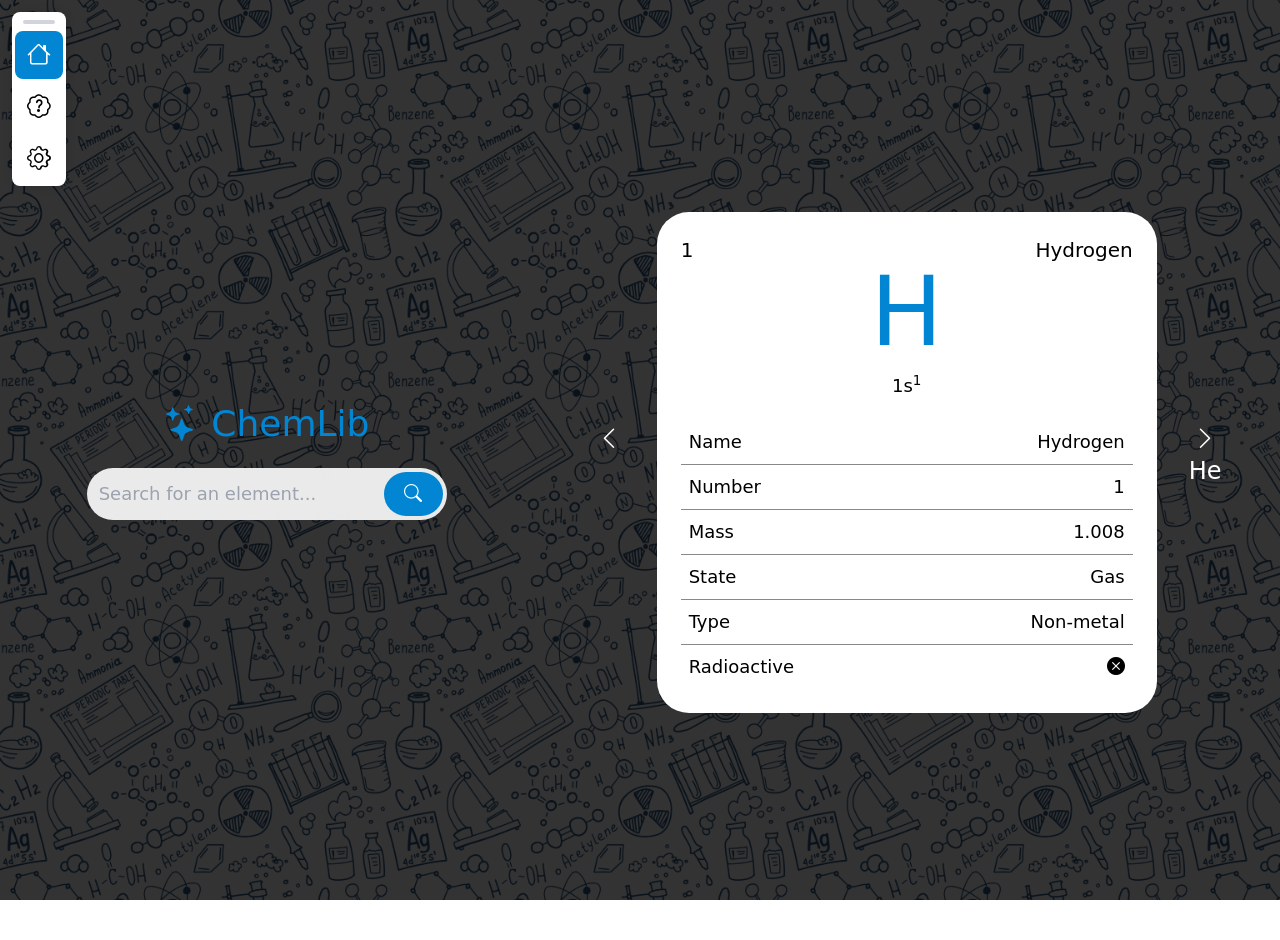
<file: index.html>
<!--Created by ASKVD! Just tell me if you want your own copy-->
<!DOCTYPE html>
<html lang="en" data-theme="blue" data-card="detailed">
  <head>
    <meta charset="UTF-8" />
    <meta http-equiv="X-UA-Compatible" content="IE=edge" />
    <meta name="viewport" content="width=device-width, initial-scale=1.0, user-scalable=no" />
    <link rel="stylesheet" href="css/style.css" />
    <link rel="stylesheet" href="bootstrap-icons.css" />
    <title>ChemLib</title>
    <script src="./script.js"></script>
    <script src="./gsap/minified/gsap.min.js"></script>
    <script src="./gsap/minified/TextPlugin.min.js"></script>
    <script src="./gsap/minified/Draggable.min.js"></script>
    <script>
      gsap.registerPlugin(TextPlugin)
      gsap.registerPlugin(Draggable)
    </script>

    <style>
      :root[data-theme="blue"]{
        --scheme-color: #0286d3;
        --scheme-color-hover: #00649e;
        --scheme-color-click: #004770;
        --scheme-color-tab-hover: #aaaaff;
      }

      :root[data-theme="red"]{
        --scheme-color: #ff0000;
        --scheme-color-hover: #b30000;
        --scheme-color-click: #740000;
        --scheme-color-tab-hover: #ffaaaa;
      }

      :root[data-theme="green"]{
        --scheme-color: #00ff00;
        --scheme-color-hover: #00b300;
        --scheme-color-click: #007400;
        --scheme-color-tab-hover: #aaffaa;
      }

      :root[data-theme="pink"]{
        --scheme-color: #ff7088;
        --scheme-color-hover: #c95165;
        --scheme-color-click: #b93f54;
        --scheme-color-tab-hover: #ffd1d9;
      }

      :root[data-theme="gold"]{
        --scheme-color: #ffd700;
        --scheme-color-hover: #ceaf00;
        --scheme-color-click: #97872d;
        --scheme-color-tab-hover: #ffed87;
      }

      :root[data-card="simple"]{
        --detailed-display: none;
        --simple-display: block;
      }

      :root[data-card="detailed"]{
        --detailed-display: block;
        --simple-display: none;
      }
    </style>
  </head>



  <body class="overflow-auto overflow-x-clip pb-10 w-vw *:select-none bg-fixed" style="background-image: linear-gradient(rgba(0, 0, 0, .8), rgba(0, 0, 0, .8)), url('bg.JPG');background-size:400px;background-repeat:repeat" oncontextmenu="alert('You wanna inspect huh😠... Well, I\'ll not allow you😏! And you can\'t show me nothing😎! From: ASKVD');log();return false" onload="firstElem();activeTab($('#homeTab'));getLastTheme();getLastCard();">
    

    <!--Home Page-->
  <div id="homePage" class="h-screen w-vw flex items-center">
    <div class="md:w-5/12 md:fixed w-2/3 mx-auto md:left-0 md:h-screen md:grid md:place-items-center">
      <div>
        <div class="text-center p-6">
          <p class="text-[var(--scheme-color)] text-2xl md:text-4xl"><i class="bi-stars" onclick="shalomagbongo()"></i> ChemLib</p>
          <!--<p class="text-white text-lg mt-2">Built and Maintained by <i class="bi-person ml-1"></i> ASKVD</p>-->
        </div>
  
        <form onsubmit="return false;">
        <div class="mx-auto flex overflow-clip bg-white/90 backdrop-blur-md text-black rounded-full p-1 md:w-[360px] md:text-lg w-[300px]">
            <input type="text" placeholder="Search for an element..." class="p-2 outline-none sent bg-transparent w-10/12" id="searchbar">
            <button class="bg-[var(--scheme-color)] rounded-full text-white py-2 hover:bg-[var(--scheme-color-hover)] active:bg-[var(--scheme-color-click)] transition-colors duration-300 w-2/12" onclick="searchQuery()"><i class="bi-search"></i></button>
          </div>
      </form>
      </div>
    </div>

    <!--The actual card-->
    <div class="md:w-7/12 md:fixed md:right-0 md:h-screen flex items-center justify-center space-x-3 md:space-x-6 z-10">
      <div>
        <button class="text-white hover:bg-white/25 p-2 w-12 h-12 rounded-full text-2xl transition-colors duration-300 active:bg-white/50 outline-none" title="Previous Element" onclick="previousElem()"><i class="bi-chevron-left"></i> <p id="prevElem"></p></button>
      </div>
      <div class="w-full max-w-[400px] md:max-w-[500px] min-h-32 rounded-[2rem] bg-white/100  backdrop-blur-md mt-6 mx-auto text-center p-6 text-black hover:animate-bouce" id="container" style="user-select: none;">
        <div class="flex items-center">
          <p class="text-left text-lg md:text-xl" id="atomic_number1"></p>
          <p class="ml-auto text-lg md:text-xl" id="name1"></p>
        </div>
        <p class="text-6xl md:text-8xl font-light text-[var(--scheme-color)] mb-3" id="symbol"></p>
        <p class="text-lg mb-5 text-wrap mx-2" id="configuration"></p>
        <div style="display: var(--detailed-display)">
        <div class="text-left text-md md:text-lg *:border-b-[1px] *:p-2 *:border-[#888]">
          <div class="flex items-center">
            <p>Name</p>
            <p class="ml-auto" id="name2"></p>
          </div>
          <div class="flex items-center">
            <p>Number</p>
            <p class="ml-auto" id="atomic_number2"></p>
          </div>
          <div class="flex items-center">
            <p>Mass</p>
            <p class="ml-auto" id="mass"></p>
          </div>
          <div class="flex items-center">
            <p>State</p>
            <p class="ml-auto" id="state"></p>
          </div>
          <div class="flex items-center">
            <p>Type</p>
            <p class="ml-auto" id="type"></p>
          </div>
          <div class="flex items-center border-none">
            <p>Radioactive</p>
            <p class="ml-auto" id="radioactive"></p>
          </div>
        </div>
      </div>

      <div class="-mt-3" style="display: var(--simple-display)">
        <p id="mass-2" class="text-lg"></p>
        <p id="state-2" class="text-md"></p>
      </div>

      </div>
      <div>
        <button class="text-white hover:bg-white/25 p-2 w-12 h-12 rounded-full text-2xl transition-colors duration-300 active:bg-white/50 outline-none" title="Previous Element" onclick="nextElem()"><i class="bi-chevron-right"></i> <p id="nextElem"></p></button>
      </div>
    </div>
  </div>


  <!--Quiz Page-->
  <div id="quizPage" class="h-screen">
    <div class="md:w-5/12 md:fixed w-2/3 mx-auto md:left-0 md:h-screen md:grid md:place-items-center">
      <div>
        <div class="text-center p-6">
          <p class="text-[var(--scheme-color)] text-2xl md:text-4xl"><i class="bi-stars" onclick="shalomagbongo()"></i> ChemLib</p>
          <!--<p class="text-white text-lg mt-2">Built and Maintained by <i class="bi-person ml-1"></i> ASKVD</p>-->
          <button class="bg-white text-[var(--scheme-color)] px-6 py-3 rounded-xl mt-2 text-xl"><i class="bi-magic"></i> Random Quiz</button>
        </div>
      </div>
    </div>




    <div class="md:w-7/12 md:fixed md:right-0 md:h-screen flex items-center justify-center space-x-3 md:space-x-6 z-10">
      <div class="w-full max-w-[400px] md:max-w-[500px] min-h-32 rounded-[2rem] bg-white/100  backdrop-blur-md mt-6 mx-auto text-center p-6 text-black hover:animate-bouce" style="user-select: none;">
        <div id="quiz-controls">
          <div class="mb-3 space-y-1">
            <p>Difficulty Level:</p>
            <select name="difficulty" id="difficulty" class="w-full bg-neutral-200 text-black p-2 text-center rounded-xl outline-none">
              <option value="10">😁 Student</option>
              <option value="7">🤓 Tutor</option>
              <option value="4">🧐 Professor</option>
              <option value="2">🤖 Robot</option>
            </select>
          </div>

          <div class="mb-3 space-y-1">
          <p>Area:</p>
            <select name="area" id="area" class="w-full bg-neutral-200 text-black p-2 text-center rounded-xl outline-none">
              <option value="atomicNumber">Atomic Number</option>
              <option value="electronConfiguration">Electron Configuration</option>
              <option value="elementSymbol">Element Symbol</option>
            </select>
          </div>
        </div>
        <div class="text-center">
          <button class="w-1/2 bg-[var(--scheme-color)] text-white text-md py-3 px-6 mt-3 rounded-[2rem] hover:bg-[var(--scheme-color-hover)] active:bg-[var(--scheme-color-click)] transition-colors duration-200">Start Quiz</button>
        </div>
      </div>
    </div>
  </div>
  </div>


  <!--Settings Page-->
  <div id="settingsPage" class="h-screen">
    <div class="md:w-5/12 md:fixed w-2/3 mx-auto md:left-0 md:h-screen md:hidden">
      <div>
        <div class="text-center p-6">
          <p class="text-[var(--scheme-color)] text-2xl md:text-4xl"><i class="bi-stars" onclick="shalomagbongo()"></i> ChemLib</p>
          <p class="text-sm text-white">Version 1.0</p>
          <!--<p class="text-white text-lg mt-2">Built and Maintained by <i class="bi-person ml-1"></i> ASKVD</p>-->
        </div>
      </div>
    </div>
    <div class="md:w-full md:h-screen flex items-center md:items-start justify-center space-x-3 md:space-x-6 z-10">
      <div class="w-full max-w-[500px] md:max-w-none md:w-9/12 rounded-[2rem] bg-white/100  backdrop-blur-md mt-6 mx-auto p-6 text-black hover:animate-bouce md:h-fit md:mt-20" id="container" style="user-select: none;">
        <div class="hidden md:block">
          <p class="text-[var(--scheme-color)] text-2xl md:text-4xl"><i class="bi-stars" onclick="shalomagbongo()"></i> ChemLib</p>
          <p class="text-sm text-black mb-4">Version 1.0</p>
        </div>

      <p class="text-3xl text-center">Settings</p>

      <div id="color-scheme-settings" class="mt-2">
        <p class="text-black text-lg">Color Scheme:</p>
        <div class="w-full min-h-24 rounded-[2rem]">
          <style>
            .radio-container{
              display:flex;
              gap:10px;
              padding: 5px 0;
              flex-wrap: wrap;
            }

            .radio-label{
              display:flex;
              align-items: center;
              cursor: pointer;
              border: 2px solid #ddd;
              border-radius: 50rem;
              transition: background-color 0.3s ease;
              overflow: clip;
            }

            .radio-label:hover{
              background-color: #f0f0f0;
            }

            .radio-input{
              display:none;
            }

            .radio-text{
              flex-grow: 1;
              padding:5px 20px;
              transition: background-color 0.3s ease;;
            }

            .radio-input:checked ~ .radio-text{
              font-weight: 800;
              color: #ffffff;
              background-color: var(--scheme-color);
            }
          </style>
          

          <!--The Radio Buttons-->

          <div class="radio-container">
            <label class="radio-label">
              <input type="radio" name="theme" class="radio-input" value="green" onclick="colorScheme(this)">
              <span class="radio-text">Green</span>
            </label>
          

            <label class="radio-label">
              <input type="radio" name="theme" class="radio-input" value="blue" onclick="colorScheme(this)">
              <span class="radio-text">Blue</span>
            </label>

            <label class="radio-label">
              <input type="radio" name="theme" class="radio-input" value="red" onclick="colorScheme(this)">
              <span class="radio-text">Red</span>
            </label>

            <label class="radio-label">
              <input type="radio" name="theme" class="radio-input" value="pink" onclick="colorScheme(this)">
              <span class="radio-text">Pink</span>
            </label>

            <label class="radio-label">
              <input type="radio" name="theme" class="radio-input" value="gold" onclick="colorScheme(this)">
              <span class="radio-text">Gold</span>
            </label>
          </div>
        </div>
      </div>

      <!--
        Feature removed because it's useless!

      Background color settings
      <div id="bg-picture-settings" class="-mt-4">
        <div class="flex items-center space-x-3">
          <p>Background Picture:</p>
          <select name="toggleBgPic" id="toggleBgPic" class="w-20 bg-neutral-100 rounded-lg p-2">
            <option value="on">On</option>
            <option value="off">Off</option>
          </select>
        </div>
      
      </div>-->

      <!--Card View Toggler-->
      <p class="text-lg -mt-10">Card View:</p>
      <div class="radio-container">
        <style>
          .radio-container-v{
            display:flex;
            gap:10px;
            padding: 5px 0;
            flex-wrap: wrap;
          }

          .radio-input-v{
            display:none;
          }

          .radio-input-v:checked ~ .radio-text{
            font-weight: 800;
            color: #ffffff;
            background-color: var(--scheme-color);
          }
        </style>
        <label class="radio-label">
          <input type="radio" name="card-view" class="radio-input-v" value="simple" onclick="cardView(this)">
          <span class="radio-text">Simple</span>
        </label>
      

        <label class="radio-label">
          <input type="radio" name="card-view" class="radio-input-v" value="detailed" onclick="cardView(this)">
          <span class="radio-text">Detailed</span>
        </label>
    </div>
  </div>
    
      </div>
  </div>
  </div>

    <!--Navbar-->
      <div class="w-fit mx-auto h-fit bg-white rounded-lg space-y-1 *:rounded-lg overflow-clip fixed left-3 top-3 p-[3px] flex-col flex shadow-[0px_0px_10px_#1112]" id="navbar">
        <div class="w-8/12 h-1 bg-gray-300 mx-auto my-[3px] mt-[5px] rounded-full" id="navbar-drag"></div>
        <button class="active-tab tab" onclick="activeTab(this)" id="homeTab"><i class="bi-house"></i></button>
        <button class="inactive-tab tab" onclick="activeTab(this)" id="quizTab"><i class="bi-patch-question"></i></button>
        <button class="inactive-tab tab" onclick="activeTab(this)" id="settingsTab"><i class="bi-gear"></i></button>
        <style>
          .active-tab{
            background-color: var(--scheme-color);
            color: white;
            font-size:1.5rem;
            line-height: 2rem;
            padding: 0.5rem 0.75rem;
            transition-property: color, background-color, border-color, text-decoration-color, fill, stroke;
            transition-timing-function: cubic-bezier(0.4, 0, 0.2, 1);
            transition-duration: 200ms;
            outline:none;
          }

          .inactive-tab{
            font-size: 1.5rem;
            line-height: 2rem;
            padding: 0.5rem 0.75rem;
            transition-property: color, background-color, border-color, text-decoration-color, fill, stroke;
            transition-timing-function: cubic-bezier(0.4, 0, 0.2, 1);
            transition-duration: 200ms;
            outline:none;
            &:hover{
              background-color: var(--scheme-color-tab-hover);
            }
          }
        </style>
      </div>
  </body>
</html>
</file>
<file: css/style.css>
*, ::before, ::after {
  --tw-border-spacing-x: 0;
  --tw-border-spacing-y: 0;
  --tw-translate-x: 0;
  --tw-translate-y: 0;
  --tw-rotate: 0;
  --tw-skew-x: 0;
  --tw-skew-y: 0;
  --tw-scale-x: 1;
  --tw-scale-y: 1;
  --tw-pan-x:  ;
  --tw-pan-y:  ;
  --tw-pinch-zoom:  ;
  --tw-scroll-snap-strictness: proximity;
  --tw-gradient-from-position:  ;
  --tw-gradient-via-position:  ;
  --tw-gradient-to-position:  ;
  --tw-ordinal:  ;
  --tw-slashed-zero:  ;
  --tw-numeric-figure:  ;
  --tw-numeric-spacing:  ;
  --tw-numeric-fraction:  ;
  --tw-ring-inset:  ;
  --tw-ring-offset-width: 0px;
  --tw-ring-offset-color: #fff;
  --tw-ring-color: rgb(59 130 246 / 0.5);
  --tw-ring-offset-shadow: 0 0 #0000;
  --tw-ring-shadow: 0 0 #0000;
  --tw-shadow: 0 0 #0000;
  --tw-shadow-colored: 0 0 #0000;
  --tw-blur:  ;
  --tw-brightness:  ;
  --tw-contrast:  ;
  --tw-grayscale:  ;
  --tw-hue-rotate:  ;
  --tw-invert:  ;
  --tw-saturate:  ;
  --tw-sepia:  ;
  --tw-drop-shadow:  ;
  --tw-backdrop-blur:  ;
  --tw-backdrop-brightness:  ;
  --tw-backdrop-contrast:  ;
  --tw-backdrop-grayscale:  ;
  --tw-backdrop-hue-rotate:  ;
  --tw-backdrop-invert:  ;
  --tw-backdrop-opacity:  ;
  --tw-backdrop-saturate:  ;
  --tw-backdrop-sepia:  ;
  --tw-contain-size:  ;
  --tw-contain-layout:  ;
  --tw-contain-paint:  ;
  --tw-contain-style:  ;
}

::backdrop {
  --tw-border-spacing-x: 0;
  --tw-border-spacing-y: 0;
  --tw-translate-x: 0;
  --tw-translate-y: 0;
  --tw-rotate: 0;
  --tw-skew-x: 0;
  --tw-skew-y: 0;
  --tw-scale-x: 1;
  --tw-scale-y: 1;
  --tw-pan-x:  ;
  --tw-pan-y:  ;
  --tw-pinch-zoom:  ;
  --tw-scroll-snap-strictness: proximity;
  --tw-gradient-from-position:  ;
  --tw-gradient-via-position:  ;
  --tw-gradient-to-position:  ;
  --tw-ordinal:  ;
  --tw-slashed-zero:  ;
  --tw-numeric-figure:  ;
  --tw-numeric-spacing:  ;
  --tw-numeric-fraction:  ;
  --tw-ring-inset:  ;
  --tw-ring-offset-width: 0px;
  --tw-ring-offset-color: #fff;
  --tw-ring-color: rgb(59 130 246 / 0.5);
  --tw-ring-offset-shadow: 0 0 #0000;
  --tw-ring-shadow: 0 0 #0000;
  --tw-shadow: 0 0 #0000;
  --tw-shadow-colored: 0 0 #0000;
  --tw-blur:  ;
  --tw-brightness:  ;
  --tw-contrast:  ;
  --tw-grayscale:  ;
  --tw-hue-rotate:  ;
  --tw-invert:  ;
  --tw-saturate:  ;
  --tw-sepia:  ;
  --tw-drop-shadow:  ;
  --tw-backdrop-blur:  ;
  --tw-backdrop-brightness:  ;
  --tw-backdrop-contrast:  ;
  --tw-backdrop-grayscale:  ;
  --tw-backdrop-hue-rotate:  ;
  --tw-backdrop-invert:  ;
  --tw-backdrop-opacity:  ;
  --tw-backdrop-saturate:  ;
  --tw-backdrop-sepia:  ;
  --tw-contain-size:  ;
  --tw-contain-layout:  ;
  --tw-contain-paint:  ;
  --tw-contain-style:  ;
}

/*
! tailwindcss v3.4.16 | MIT License | https://tailwindcss.com
*/

/*
1. Prevent padding and border from affecting element width. (https://github.com/mozdevs/cssremedy/issues/4)
2. Allow adding a border to an element by just adding a border-width. (https://github.com/tailwindcss/tailwindcss/pull/116)
*/

*,
::before,
::after {
  box-sizing: border-box;
  /* 1 */
  border-width: 0;
  /* 2 */
  border-style: solid;
  /* 2 */
  border-color: #e5e7eb;
  /* 2 */
}

::before,
::after {
  --tw-content: '';
}

/*
1. Use a consistent sensible line-height in all browsers.
2. Prevent adjustments of font size after orientation changes in iOS.
3. Use a more readable tab size.
4. Use the user's configured `sans` font-family by default.
5. Use the user's configured `sans` font-feature-settings by default.
6. Use the user's configured `sans` font-variation-settings by default.
7. Disable tap highlights on iOS
*/

html,
:host {
  line-height: 1.5;
  /* 1 */
  -webkit-text-size-adjust: 100%;
  /* 2 */
  -moz-tab-size: 4;
  /* 3 */
  -o-tab-size: 4;
     tab-size: 4;
  /* 3 */
  font-family: Poppins, system-ui, sans-serif;
  /* 4 */
  font-feature-settings: normal;
  /* 5 */
  font-variation-settings: normal;
  /* 6 */
  -webkit-tap-highlight-color: transparent;
  /* 7 */
}

/*
1. Remove the margin in all browsers.
2. Inherit line-height from `html` so users can set them as a class directly on the `html` element.
*/

body {
  margin: 0;
  /* 1 */
  line-height: inherit;
  /* 2 */
}

/*
1. Add the correct height in Firefox.
2. Correct the inheritance of border color in Firefox. (https://bugzilla.mozilla.org/show_bug.cgi?id=190655)
3. Ensure horizontal rules are visible by default.
*/

hr {
  height: 0;
  /* 1 */
  color: inherit;
  /* 2 */
  border-top-width: 1px;
  /* 3 */
}

/*
Add the correct text decoration in Chrome, Edge, and Safari.
*/

abbr:where([title]) {
  -webkit-text-decoration: underline dotted;
          text-decoration: underline dotted;
}

/*
Remove the default font size and weight for headings.
*/

h1,
h2,
h3,
h4,
h5,
h6 {
  font-size: inherit;
  font-weight: inherit;
}

/*
Reset links to optimize for opt-in styling instead of opt-out.
*/

a {
  color: inherit;
  text-decoration: inherit;
}

/*
Add the correct font weight in Edge and Safari.
*/

b,
strong {
  font-weight: bolder;
}

/*
1. Use the user's configured `mono` font-family by default.
2. Use the user's configured `mono` font-feature-settings by default.
3. Use the user's configured `mono` font-variation-settings by default.
4. Correct the odd `em` font sizing in all browsers.
*/

code,
kbd,
samp,
pre {
  font-family: ui-monospace, SFMono-Regular, Menlo, Monaco, Consolas, "Liberation Mono", "Courier New", monospace;
  /* 1 */
  font-feature-settings: normal;
  /* 2 */
  font-variation-settings: normal;
  /* 3 */
  font-size: 1em;
  /* 4 */
}

/*
Add the correct font size in all browsers.
*/

small {
  font-size: 80%;
}

/*
Prevent `sub` and `sup` elements from affecting the line height in all browsers.
*/

sub,
sup {
  font-size: 75%;
  line-height: 0;
  position: relative;
  vertical-align: baseline;
}

sub {
  bottom: -0.25em;
}

sup {
  top: -0.5em;
}

/*
1. Remove text indentation from table contents in Chrome and Safari. (https://bugs.chromium.org/p/chromium/issues/detail?id=999088, https://bugs.webkit.org/show_bug.cgi?id=201297)
2. Correct table border color inheritance in all Chrome and Safari. (https://bugs.chromium.org/p/chromium/issues/detail?id=935729, https://bugs.webkit.org/show_bug.cgi?id=195016)
3. Remove gaps between table borders by default.
*/

table {
  text-indent: 0;
  /* 1 */
  border-color: inherit;
  /* 2 */
  border-collapse: collapse;
  /* 3 */
}

/*
1. Change the font styles in all browsers.
2. Remove the margin in Firefox and Safari.
3. Remove default padding in all browsers.
*/

button,
input,
optgroup,
select,
textarea {
  font-family: inherit;
  /* 1 */
  font-feature-settings: inherit;
  /* 1 */
  font-variation-settings: inherit;
  /* 1 */
  font-size: 100%;
  /* 1 */
  font-weight: inherit;
  /* 1 */
  line-height: inherit;
  /* 1 */
  letter-spacing: inherit;
  /* 1 */
  color: inherit;
  /* 1 */
  margin: 0;
  /* 2 */
  padding: 0;
  /* 3 */
}

/*
Remove the inheritance of text transform in Edge and Firefox.
*/

button,
select {
  text-transform: none;
}

/*
1. Correct the inability to style clickable types in iOS and Safari.
2. Remove default button styles.
*/

button,
input:where([type='button']),
input:where([type='reset']),
input:where([type='submit']) {
  -webkit-appearance: button;
  /* 1 */
  background-color: transparent;
  /* 2 */
  background-image: none;
  /* 2 */
}

/*
Use the modern Firefox focus style for all focusable elements.
*/

:-moz-focusring {
  outline: auto;
}

/*
Remove the additional `:invalid` styles in Firefox. (https://github.com/mozilla/gecko-dev/blob/2f9eacd9d3d995c937b4251a5557d95d494c9be1/layout/style/res/forms.css#L728-L737)
*/

:-moz-ui-invalid {
  box-shadow: none;
}

/*
Add the correct vertical alignment in Chrome and Firefox.
*/

progress {
  vertical-align: baseline;
}

/*
Correct the cursor style of increment and decrement buttons in Safari.
*/

::-webkit-inner-spin-button,
::-webkit-outer-spin-button {
  height: auto;
}

/*
1. Correct the odd appearance in Chrome and Safari.
2. Correct the outline style in Safari.
*/

[type='search'] {
  -webkit-appearance: textfield;
  /* 1 */
  outline-offset: -2px;
  /* 2 */
}

/*
Remove the inner padding in Chrome and Safari on macOS.
*/

::-webkit-search-decoration {
  -webkit-appearance: none;
}

/*
1. Correct the inability to style clickable types in iOS and Safari.
2. Change font properties to `inherit` in Safari.
*/

::-webkit-file-upload-button {
  -webkit-appearance: button;
  /* 1 */
  font: inherit;
  /* 2 */
}

/*
Add the correct display in Chrome and Safari.
*/

summary {
  display: list-item;
}

/*
Removes the default spacing and border for appropriate elements.
*/

blockquote,
dl,
dd,
h1,
h2,
h3,
h4,
h5,
h6,
hr,
figure,
p,
pre {
  margin: 0;
}

fieldset {
  margin: 0;
  padding: 0;
}

legend {
  padding: 0;
}

ol,
ul,
menu {
  list-style: none;
  margin: 0;
  padding: 0;
}

/*
Reset default styling for dialogs.
*/

dialog {
  padding: 0;
}

/*
Prevent resizing textareas horizontally by default.
*/

textarea {
  resize: vertical;
}

/*
1. Reset the default placeholder opacity in Firefox. (https://github.com/tailwindlabs/tailwindcss/issues/3300)
2. Set the default placeholder color to the user's configured gray 400 color.
*/

input::-moz-placeholder, textarea::-moz-placeholder {
  opacity: 1;
  /* 1 */
  color: #9ca3af;
  /* 2 */
}

input::placeholder,
textarea::placeholder {
  opacity: 1;
  /* 1 */
  color: #9ca3af;
  /* 2 */
}

/*
Set the default cursor for buttons.
*/

button,
[role="button"] {
  cursor: pointer;
}

/*
Make sure disabled buttons don't get the pointer cursor.
*/

:disabled {
  cursor: default;
}

/*
1. Make replaced elements `display: block` by default. (https://github.com/mozdevs/cssremedy/issues/14)
2. Add `vertical-align: middle` to align replaced elements more sensibly by default. (https://github.com/jensimmons/cssremedy/issues/14#issuecomment-634934210)
   This can trigger a poorly considered lint error in some tools but is included by design.
*/

img,
svg,
video,
canvas,
audio,
iframe,
embed,
object {
  display: block;
  /* 1 */
  vertical-align: middle;
  /* 2 */
}

/*
Constrain images and videos to the parent width and preserve their intrinsic aspect ratio. (https://github.com/mozdevs/cssremedy/issues/14)
*/

img,
video {
  max-width: 100%;
  height: auto;
}

/* Make elements with the HTML hidden attribute stay hidden by default */

[hidden]:where(:not([hidden="until-found"])) {
  display: none;
}

.container {
  width: 100%;
}

@media (min-width: 640px) {
  .container {
    max-width: 640px;
  }
}

@media (min-width: 768px) {
  .container {
    max-width: 768px;
  }
}

@media (min-width: 1024px) {
  .container {
    max-width: 1024px;
  }
}

@media (min-width: 1280px) {
  .container {
    max-width: 1280px;
  }
}

@media (min-width: 1536px) {
  .container {
    max-width: 1536px;
  }
}

.fixed {
  position: fixed;
}

.left-3 {
  left: 0.75rem;
}

.top-3 {
  top: 0.75rem;
}

.z-10 {
  z-index: 10;
}

.m-20 {
  margin: 5rem;
}

.mx-2 {
  margin-left: 0.5rem;
  margin-right: 0.5rem;
}

.mx-auto {
  margin-left: auto;
  margin-right: auto;
}

.my-\[3px\] {
  margin-top: 3px;
  margin-bottom: 3px;
}

.-mt-10 {
  margin-top: -2.5rem;
}

.-mt-3 {
  margin-top: -0.75rem;
}

.-mt-4 {
  margin-top: -1rem;
}

.mb-3 {
  margin-bottom: 0.75rem;
}

.mb-4 {
  margin-bottom: 1rem;
}

.mb-5 {
  margin-bottom: 1.25rem;
}

.ml-1 {
  margin-left: 0.25rem;
}

.ml-auto {
  margin-left: auto;
}

.mt-2 {
  margin-top: 0.5rem;
}

.mt-3 {
  margin-top: 0.75rem;
}

.mt-6 {
  margin-top: 1.5rem;
}

.mt-\[5px\] {
  margin-top: 5px;
}

.block {
  display: block;
}

.flex {
  display: flex;
}

.hidden {
  display: none;
}

.h-1 {
  height: 0.25rem;
}

.h-12 {
  height: 3rem;
}

.h-fit {
  height: -moz-fit-content;
  height: fit-content;
}

.h-screen {
  height: 100vh;
}

.min-h-24 {
  min-height: 6rem;
}

.min-h-32 {
  min-height: 8rem;
}

.w-1\/2 {
  width: 50%;
}

.w-10\/12 {
  width: 83.333333%;
}

.w-12 {
  width: 3rem;
}

.w-2\/12 {
  width: 16.666667%;
}

.w-2\/3 {
  width: 66.666667%;
}

.w-20 {
  width: 5rem;
}

.w-8\/12 {
  width: 66.666667%;
}

.w-\[300px\] {
  width: 300px;
}

.w-fit {
  width: -moz-fit-content;
  width: fit-content;
}

.w-full {
  width: 100%;
}

.max-w-\[400px\] {
  max-width: 400px;
}

.max-w-\[500px\] {
  max-width: 500px;
}

.flex-grow {
  flex-grow: 1;
}

.flex-col {
  flex-direction: column;
}

.flex-wrap {
  flex-wrap: wrap;
}

.items-center {
  align-items: center;
}

.justify-center {
  justify-content: center;
}

.space-x-3 > :not([hidden]) ~ :not([hidden]) {
  --tw-space-x-reverse: 0;
  margin-right: calc(0.75rem * var(--tw-space-x-reverse));
  margin-left: calc(0.75rem * calc(1 - var(--tw-space-x-reverse)));
}

.space-y-1 > :not([hidden]) ~ :not([hidden]) {
  --tw-space-y-reverse: 0;
  margin-top: calc(0.25rem * calc(1 - var(--tw-space-y-reverse)));
  margin-bottom: calc(0.25rem * var(--tw-space-y-reverse));
}

.overflow-auto {
  overflow: auto;
}

.overflow-clip {
  overflow: clip;
}

.overflow-x-clip {
  overflow-x: clip;
}

.text-wrap {
  text-wrap: wrap;
}

.rounded-\[2rem\] {
  border-radius: 2rem;
}

.rounded-full {
  border-radius: 9999px;
}

.rounded-lg {
  border-radius: 0.5rem;
}

.rounded-xl {
  border-radius: 0.75rem;
}

.rounded-\[-2rem\] {
  border-radius: -2rem;
}

.border {
  border-width: 1px;
}

.border-none {
  border-style: none;
}

.bg-\[var\(--scheme-color\)\] {
  background-color: var(--scheme-color);
}

.bg-gray-300 {
  --tw-bg-opacity: 1;
  background-color: rgb(209 213 219 / var(--tw-bg-opacity, 1));
}

.bg-neutral-100 {
  --tw-bg-opacity: 1;
  background-color: rgb(245 245 245 / var(--tw-bg-opacity, 1));
}

.bg-neutral-200 {
  --tw-bg-opacity: 1;
  background-color: rgb(229 229 229 / var(--tw-bg-opacity, 1));
}

.bg-transparent {
  background-color: transparent;
}

.bg-white {
  --tw-bg-opacity: 1;
  background-color: rgb(255 255 255 / var(--tw-bg-opacity, 1));
}

.bg-white\/100 {
  background-color: rgb(255 255 255 / 1);
}

.bg-white\/90 {
  background-color: rgb(255 255 255 / 0.9);
}

.bg-fixed {
  background-attachment: fixed;
}

.p-1 {
  padding: 0.25rem;
}

.p-2 {
  padding: 0.5rem;
}

.p-6 {
  padding: 1.5rem;
}

.p-\[3px\] {
  padding: 3px;
}

.px-6 {
  padding-left: 1.5rem;
  padding-right: 1.5rem;
}

.py-2 {
  padding-top: 0.5rem;
  padding-bottom: 0.5rem;
}

.py-3 {
  padding-top: 0.75rem;
  padding-bottom: 0.75rem;
}

.pb-10 {
  padding-bottom: 2.5rem;
}

.text-left {
  text-align: left;
}

.text-center {
  text-align: center;
}

.text-2xl {
  font-size: 1.5rem;
  line-height: 2rem;
}

.text-3xl {
  font-size: 1.875rem;
  line-height: 2.25rem;
}

.text-6xl {
  font-size: 3.75rem;
  line-height: 1;
}

.text-lg {
  font-size: 1.125rem;
  line-height: 1.75rem;
}

.text-sm {
  font-size: 0.875rem;
  line-height: 1.25rem;
}

.text-xl {
  font-size: 1.25rem;
  line-height: 1.75rem;
}

.font-light {
  font-weight: 300;
}

.text-\[var\(--scheme-color\)\] {
  color: var(--scheme-color);
}

.text-black {
  --tw-text-opacity: 1;
  color: rgb(0 0 0 / var(--tw-text-opacity, 1));
}

.text-white {
  --tw-text-opacity: 1;
  color: rgb(255 255 255 / var(--tw-text-opacity, 1));
}

.shadow-\[0px_0px_10px_\#1112\] {
  --tw-shadow: 0px 0px 10px #1112;
  --tw-shadow-colored: 0px 0px 10px var(--tw-shadow-color);
  box-shadow: var(--tw-ring-offset-shadow, 0 0 #0000), var(--tw-ring-shadow, 0 0 #0000), var(--tw-shadow);
}

.outline-none {
  outline: 2px solid transparent;
  outline-offset: 2px;
}

.backdrop-blur-md {
  --tw-backdrop-blur: blur(12px);
  -webkit-backdrop-filter: var(--tw-backdrop-blur) var(--tw-backdrop-brightness) var(--tw-backdrop-contrast) var(--tw-backdrop-grayscale) var(--tw-backdrop-hue-rotate) var(--tw-backdrop-invert) var(--tw-backdrop-opacity) var(--tw-backdrop-saturate) var(--tw-backdrop-sepia);
  backdrop-filter: var(--tw-backdrop-blur) var(--tw-backdrop-brightness) var(--tw-backdrop-contrast) var(--tw-backdrop-grayscale) var(--tw-backdrop-hue-rotate) var(--tw-backdrop-invert) var(--tw-backdrop-opacity) var(--tw-backdrop-saturate) var(--tw-backdrop-sepia);
}

.transition {
  transition-property: color, background-color, border-color, text-decoration-color, fill, stroke, opacity, box-shadow, transform, filter, -webkit-backdrop-filter;
  transition-property: color, background-color, border-color, text-decoration-color, fill, stroke, opacity, box-shadow, transform, filter, backdrop-filter;
  transition-property: color, background-color, border-color, text-decoration-color, fill, stroke, opacity, box-shadow, transform, filter, backdrop-filter, -webkit-backdrop-filter;
  transition-timing-function: cubic-bezier(0.4, 0, 0.2, 1);
  transition-duration: 150ms;
}

.transition-colors {
  transition-property: color, background-color, border-color, text-decoration-color, fill, stroke;
  transition-timing-function: cubic-bezier(0.4, 0, 0.2, 1);
  transition-duration: 150ms;
}

.duration-200 {
  transition-duration: 200ms;
}

.duration-300 {
  transition-duration: 300ms;
}

.\*\:select-none > * {
  -webkit-user-select: none;
     -moz-user-select: none;
          user-select: none;
}

.\*\:rounded-lg > * {
  border-radius: 0.5rem;
}

.\*\:border-b-\[1px\] > * {
  border-bottom-width: 1px;
}

.\*\:border-\[\#888\] > * {
  --tw-border-opacity: 1;
  border-color: rgb(136 136 136 / var(--tw-border-opacity, 1));
}

.\*\:p-2 > * {
  padding: 0.5rem;
}

.hover\:bg-\[var\(--scheme-color-hover\)\]:hover {
  background-color: var(--scheme-color-hover);
}

.hover\:bg-white\/25:hover {
  background-color: rgb(255 255 255 / 0.25);
}

.active\:bg-\[var\(--scheme-color-click\)\]:active {
  background-color: var(--scheme-color-click);
}

.active\:bg-white\/50:active {
  background-color: rgb(255 255 255 / 0.5);
}

@media (min-width: 768px) {
  .md\:fixed {
    position: fixed;
  }

  .md\:left-0 {
    left: 0px;
  }

  .md\:right-0 {
    right: 0px;
  }

  .md\:mt-20 {
    margin-top: 5rem;
  }

  .md\:block {
    display: block;
  }

  .md\:grid {
    display: grid;
  }

  .md\:hidden {
    display: none;
  }

  .md\:h-fit {
    height: -moz-fit-content;
    height: fit-content;
  }

  .md\:h-screen {
    height: 100vh;
  }

  .md\:w-5\/12 {
    width: 41.666667%;
  }

  .md\:w-7\/12 {
    width: 58.333333%;
  }

  .md\:w-9\/12 {
    width: 75%;
  }

  .md\:w-\[360px\] {
    width: 360px;
  }

  .md\:w-full {
    width: 100%;
  }

  .md\:max-w-\[500px\] {
    max-width: 500px;
  }

  .md\:max-w-none {
    max-width: none;
  }

  .md\:place-items-center {
    place-items: center;
  }

  .md\:items-start {
    align-items: flex-start;
  }

  .md\:space-x-6 > :not([hidden]) ~ :not([hidden]) {
    --tw-space-x-reverse: 0;
    margin-right: calc(1.5rem * var(--tw-space-x-reverse));
    margin-left: calc(1.5rem * calc(1 - var(--tw-space-x-reverse)));
  }

  .md\:text-4xl {
    font-size: 2.25rem;
    line-height: 2.5rem;
  }

  .md\:text-8xl {
    font-size: 6rem;
    line-height: 1;
  }

  .md\:text-lg {
    font-size: 1.125rem;
    line-height: 1.75rem;
  }

  .md\:text-xl {
    font-size: 1.25rem;
    line-height: 1.75rem;
  }
}
</file>
